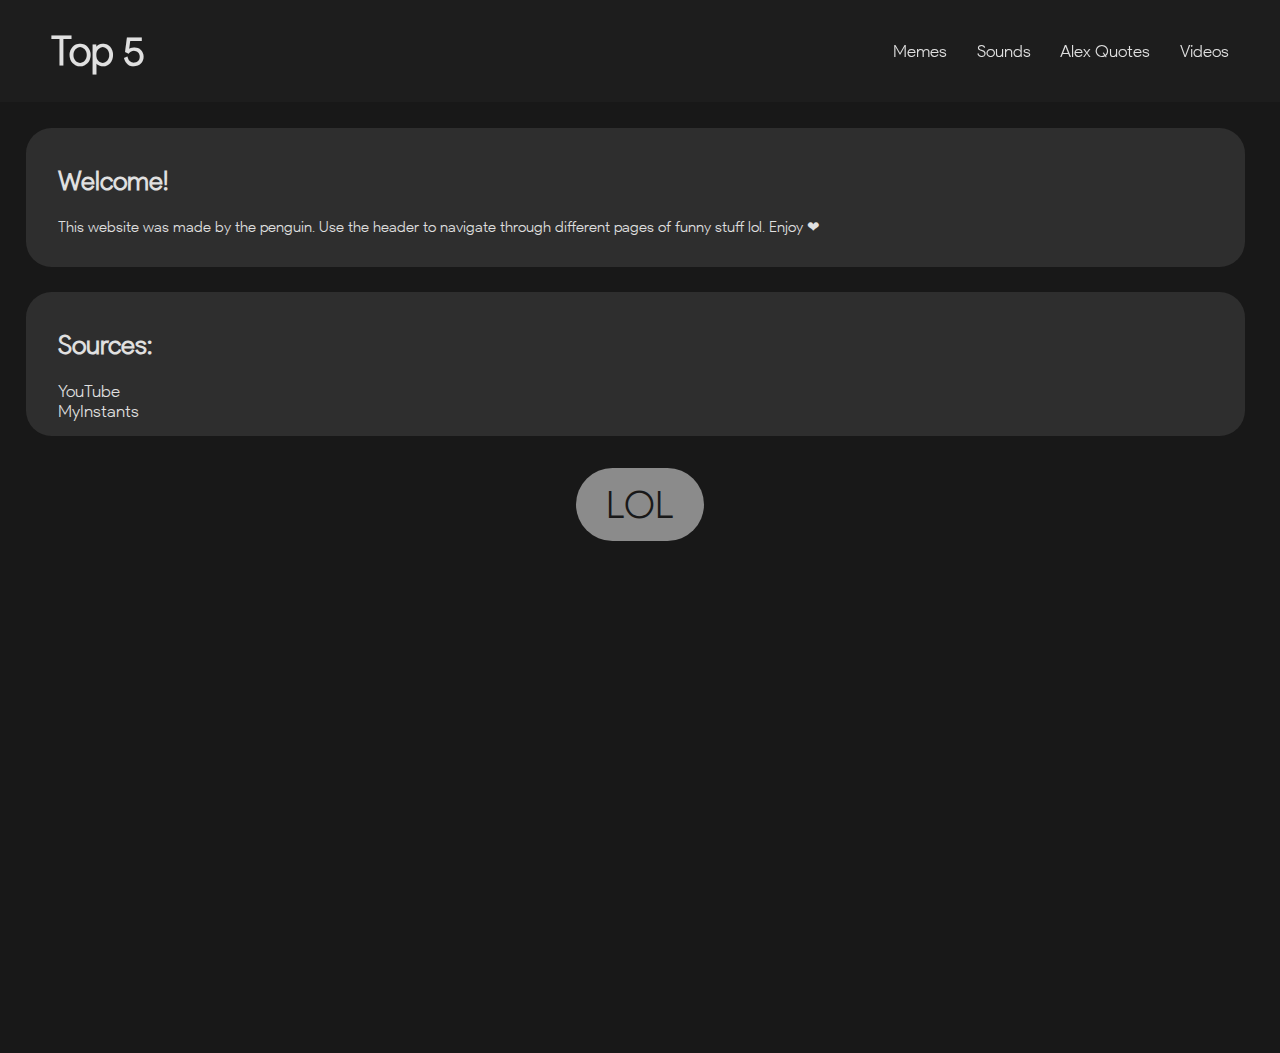
<file: index.html>
<!DOCTYPE html>
<html lang="en">
  <head>
    <meta charset="UTF-8" />
    <meta http-equiv="X-UA-Compatible" content="IE=edge" />
    <meta name="viewport" content="width=device-width, initial-scale=1.0" />
    <title>Top 5</title>
    <link rel="stylesheet" href="./style.css" />
    <link rel="icon" href="./icon.png" />
  </head>

  <body>
    <header>
      <a href="/">
        <h1 class="text">Top 5</h1>
      </a>
      <div>
        <a href="./memes.html" class="headerLink text">Memes</a>
        <a href="./sounds.html" class="headerLink text">Sounds</a>
        <a href="./alex.html" class="headerLink text">Alex Quotes</a>
        <a
          style="margin-right: 4vw"
          href="./videos.html"
          class="headerLink text"
          >Videos</a
        >
      </div>
    </header>
    <div class="justtext box topbox">
      <div class="justtext">
        <h2>Welcome!</h2>
        <p>
          This website was made by the penguin. Use the header to navigate
          through different pages of funny stuff lol. Enjoy ❤
        </p>
      </div>
    </div>
    <div class="justtext box">
      <div class="justtext">
        <h2>Sources:</h2>
        <a href="https://www.youtube.com/">YouTube</a>
        <br />
        <a
          href="https://www.myinstants.com/index/nz/"
          style="margin-bottom: 30vw"
          >MyInstants</a
        >
      </div>
    </div>
    <script>
      function playAudio(url) {
        new Audio(url).play();
      }
    </script>
    <a onclick="playAudio('./rick.mp3')">
      <p class="button">LOL</p>
    </a>
  </body>
</html>
</file>
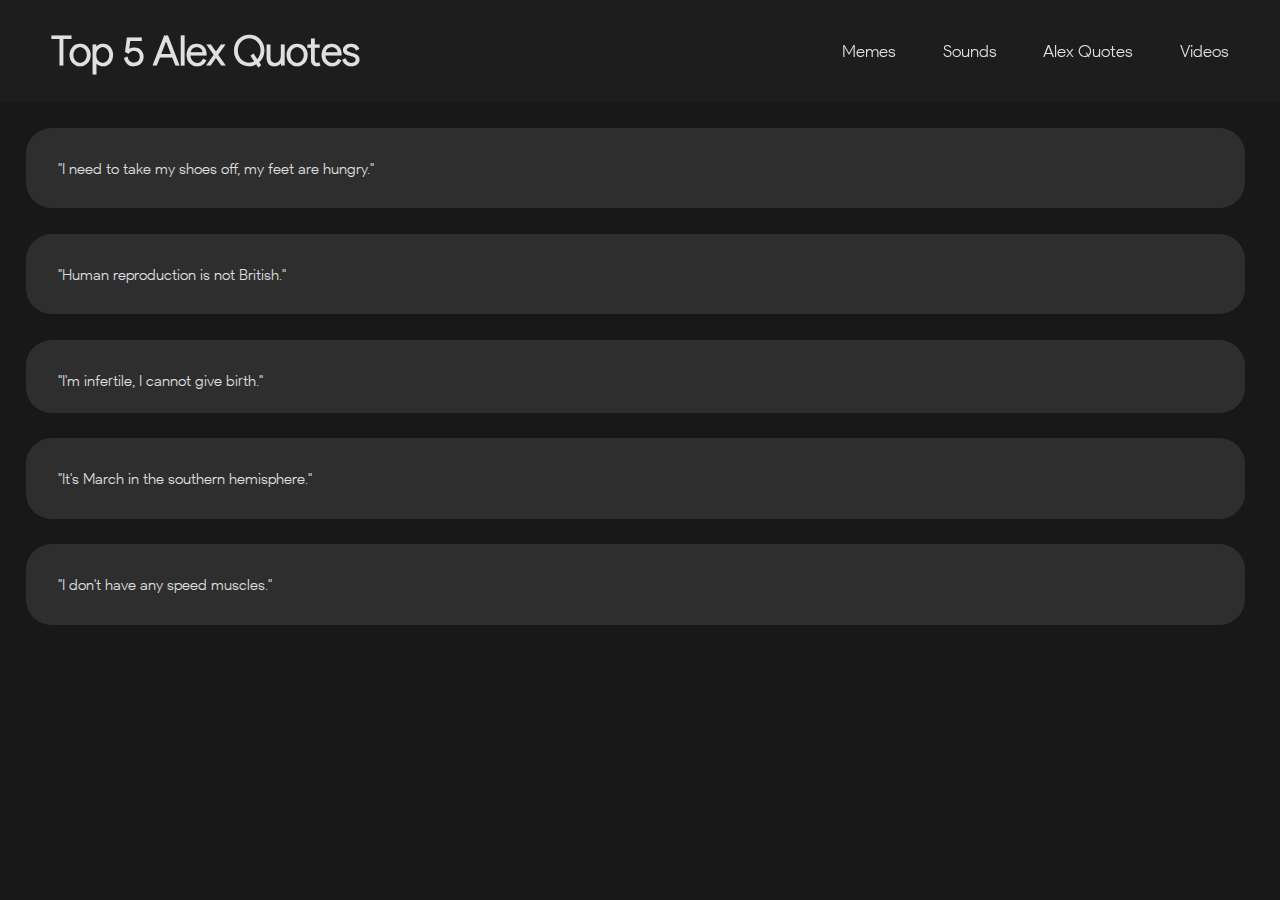
<file: AlexQuotes/index.html>
<!DOCTYPE html>
<html lang="en">

<head>
    <meta charset="UTF-8">
    <meta http-equiv="X-UA-Compatible" content="IE=edge">
    <meta name="viewport" content="width=device-width, initial-scale=1.0">
    <title>Top 5: Alex Quotes</title>
    <link rel="stylesheet" href="../style.css">
    <link rel="icon" href="../icon.png">
</head>

<body>
    <header>
        <a href="#">
            <h1 class="text">Top 5 Alex Quotes</h1>
            <a style='margin-left: 34vw;' href="../Memes/index.html" class="headerLink text">Memes</a>
            <a href="../Sounds/index.html" class="headerLink text">Sounds</a>
            <a href="../AlexQuotes/index.html" class="headerLink text">Alex Quotes</a>
            <a style="margin-right: 4vw;" href="../Videos/index.html" class="headerLink text">Videos</a>
        </a>
    </header>
    <div class="justtext box topbox">
        <div class="justtext">
            <p>"I need to take my shoes off, my feet are hungry."</p>
        </div>
    </div>
    <div class="box justtext">
        <div class="justtext">
            <p>"Human reproduction is not British."</p>
        </div>
    </div>
    <div class="box justtext">
        <div class="">
            <p>"I'm infertile, I cannot give birth."</p>
        </div>
    </div>
    <div class="box justtext">
        <div class="justtext">
            <p>"It's March in the southern hemisphere."</p>
        </div>
    </div>
    <div class="box justtext bottombox">
        <div class="justtext">
            <p>"I don't have any speed muscles."</p>
        </div>
    </div>
</body>

</html>
</file>
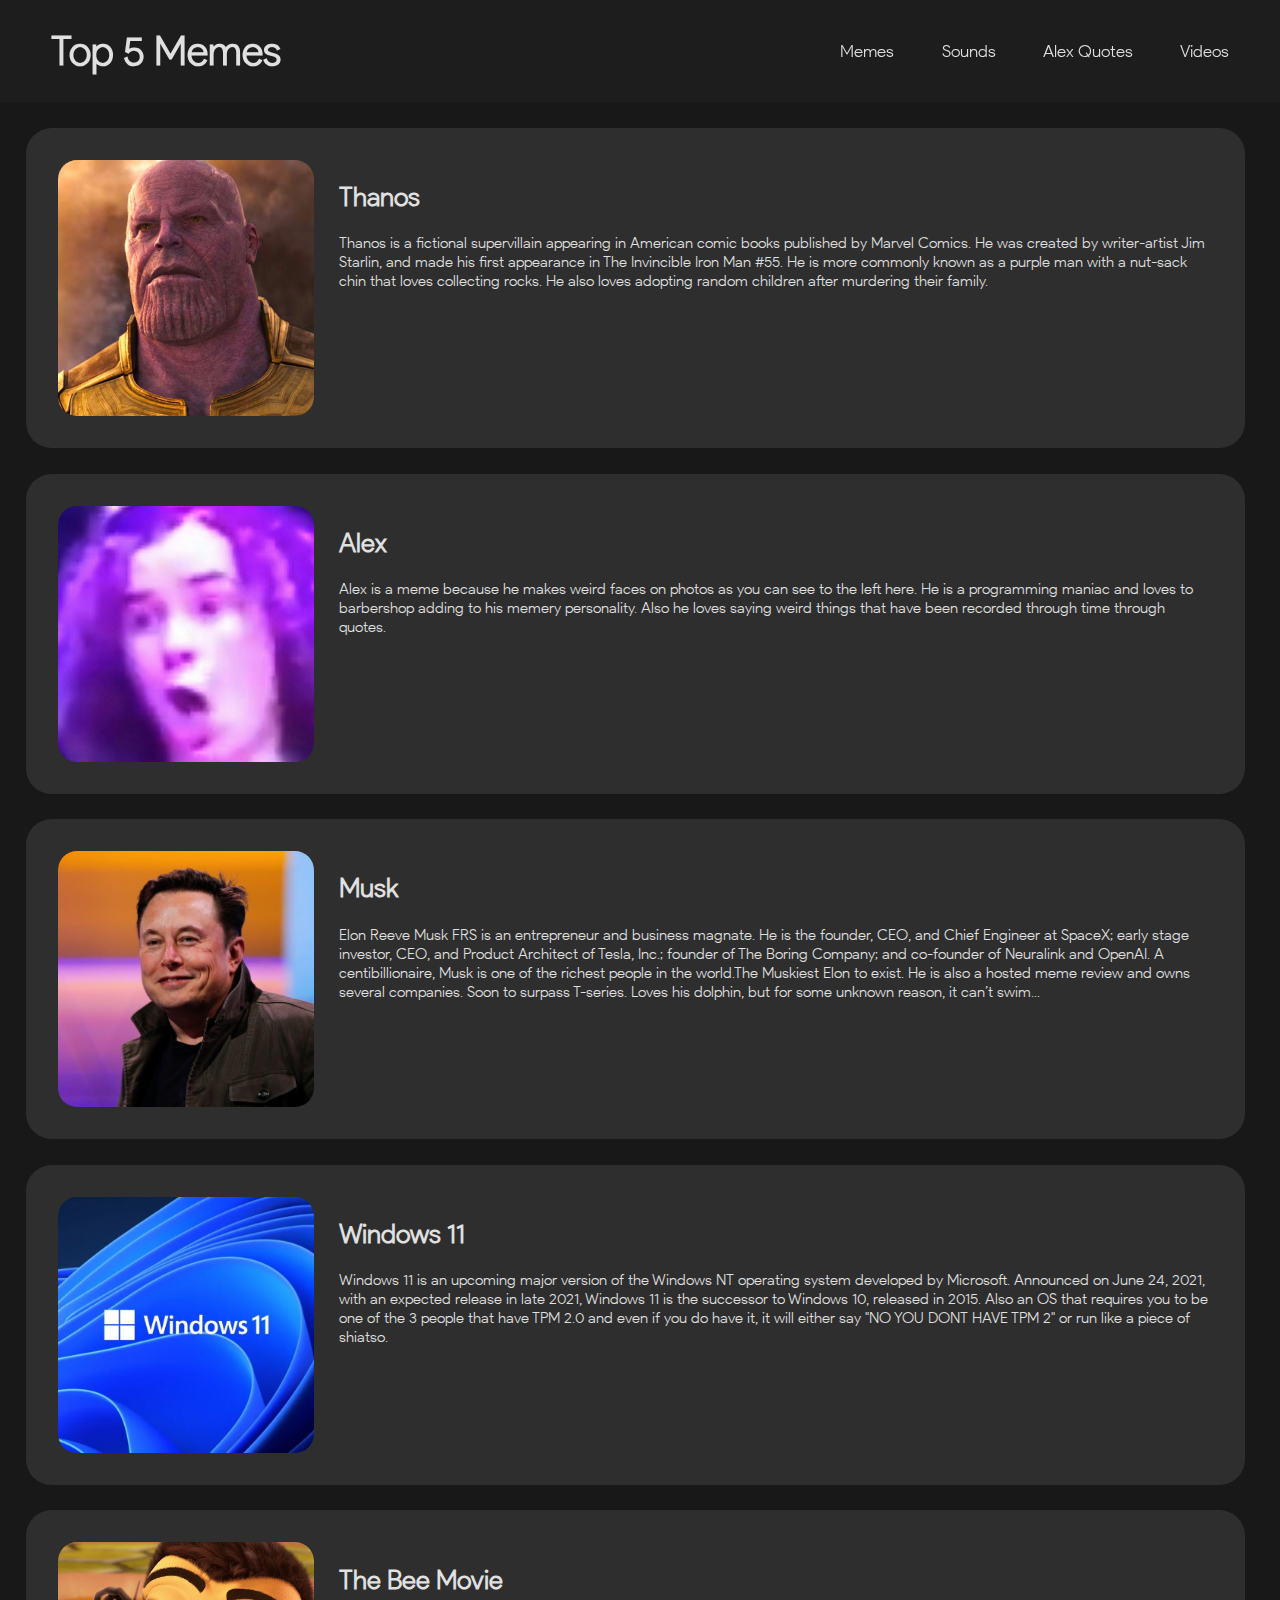
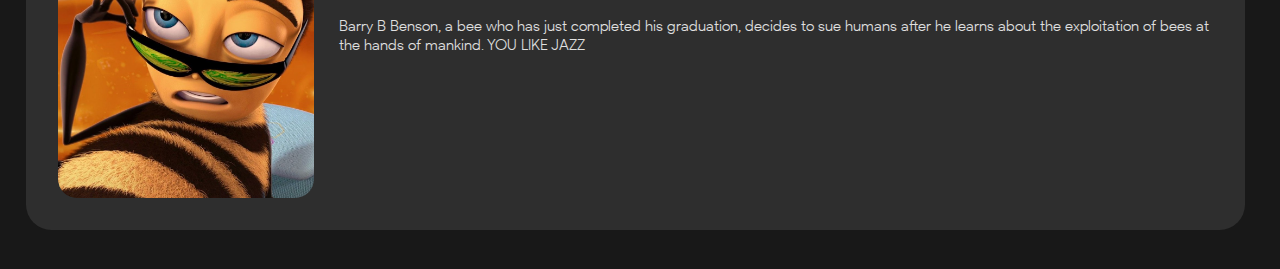
<file: Memes/index.html>
<!DOCTYPE html>
<html lang="en">

<head>
    <meta charset="UTF-8">
    <meta http-equiv="X-UA-Compatible" content="IE=edge">
    <meta name="viewport" content="width=device-width, initial-scale=1.0">
    <title>Top 5: Memes</title>
    <link rel="stylesheet" href="../style.css">
    <link rel="icon" href="../icon.png">
</head>

<body>
    <header>
        <a href="#">
            <h1 class="text">Top 5 Memes</h1>
            <a style='margin-left: 40vw;' href="../Memes/index.html" class="headerLink text">Memes</a>
            <a href="../Sounds/index.html" class="headerLink text">Sounds</a>
            <a href="../AlexQuotes/index.html" class="headerLink text">Alex Quotes</a>
            <a style="margin-right: 4vw;" href="../Videos/index.html" class="headerLink text">Videos</a>
        </a>
    </header>
    <div class="box boximg topbox" id='thanos'>
        <img src="./images/thanos.jpg">
        <div class="boxtext text">
            <h2>Thanos</h2>
            <p>Thanos is a fictional supervillain appearing in American comic books published by Marvel Comics. He was
                created by writer-artist Jim Starlin, and made his first appearance in The Invincible Iron Man #55. He
                is more commonly known as a purple man with a nut-sack chin that loves collecting rocks. He also loves
                adopting random children after murdering their family.
            </p>
        </div>
    </div>
    <div class="box boximg" id='alex'>
        <img src="./images/alex.jpg">
        <div class="boxtext text">
            <h2>Alex</h2>
            <p>Alex is a meme because he makes weird faces on photos as you can see to the left here. He is a
                programming maniac and loves to barbershop adding to his memery personality. Also he loves saying weird
                things that have been recorded through time through quotes.</p>
        </div>
    </div>
    <div class="box boximg" id='musk'>
        <img src="./images/musk.jfif">
        <div class="boxtext text">
            <h2>Musk</h2>
            <p>Elon Reeve Musk FRS is an entrepreneur and business magnate. He is the founder, CEO, and Chief Engineer
                at SpaceX; early stage investor, CEO, and Product Architect of Tesla, Inc.; founder of The Boring
                Company; and co-founder of Neuralink and OpenAI. A centibillionaire, Musk is one of the richest people
                in the world.The Muskiest Elon to exist. He is also a hosted meme review and owns several companies.
                Soon to surpass T-series. Loves his dolphin, but for some unknown reason, it can’t swim...</p>
        </div>
    </div>
    <div class="box boximg" id='win11'>
        <img src="./images/win11.jpg">
        <div class="boxtext text">
            <h2>Windows 11</h2>
            <p>Windows 11 is an upcoming major version of the Windows NT operating system developed by Microsoft.
                Announced on June 24, 2021, with an expected release in late 2021, Windows 11 is the successor to
                Windows 10, released in 2015. Also an OS that requires you to be one of the 3 people that have TPM 2.0 and
                even if you do have it, it will either say "NO YOU DONT HAVE TPM 2" or run like a piece of shiatso.</p>
        </div>
    </div>
    <div class="box boximg bottombox" id='bee'>
        <img src="./images/bee.jpg">
        <div class="boxtext text">
            <h2>The Bee Movie</h2>
            <p>Barry B Benson, a bee who has just completed his graduation, decides to sue humans after he learns about
                the exploitation of bees at the hands of mankind. YOU LIKE JAZZ</p>
        </div>
    </div>
</body>

</html>
</file>
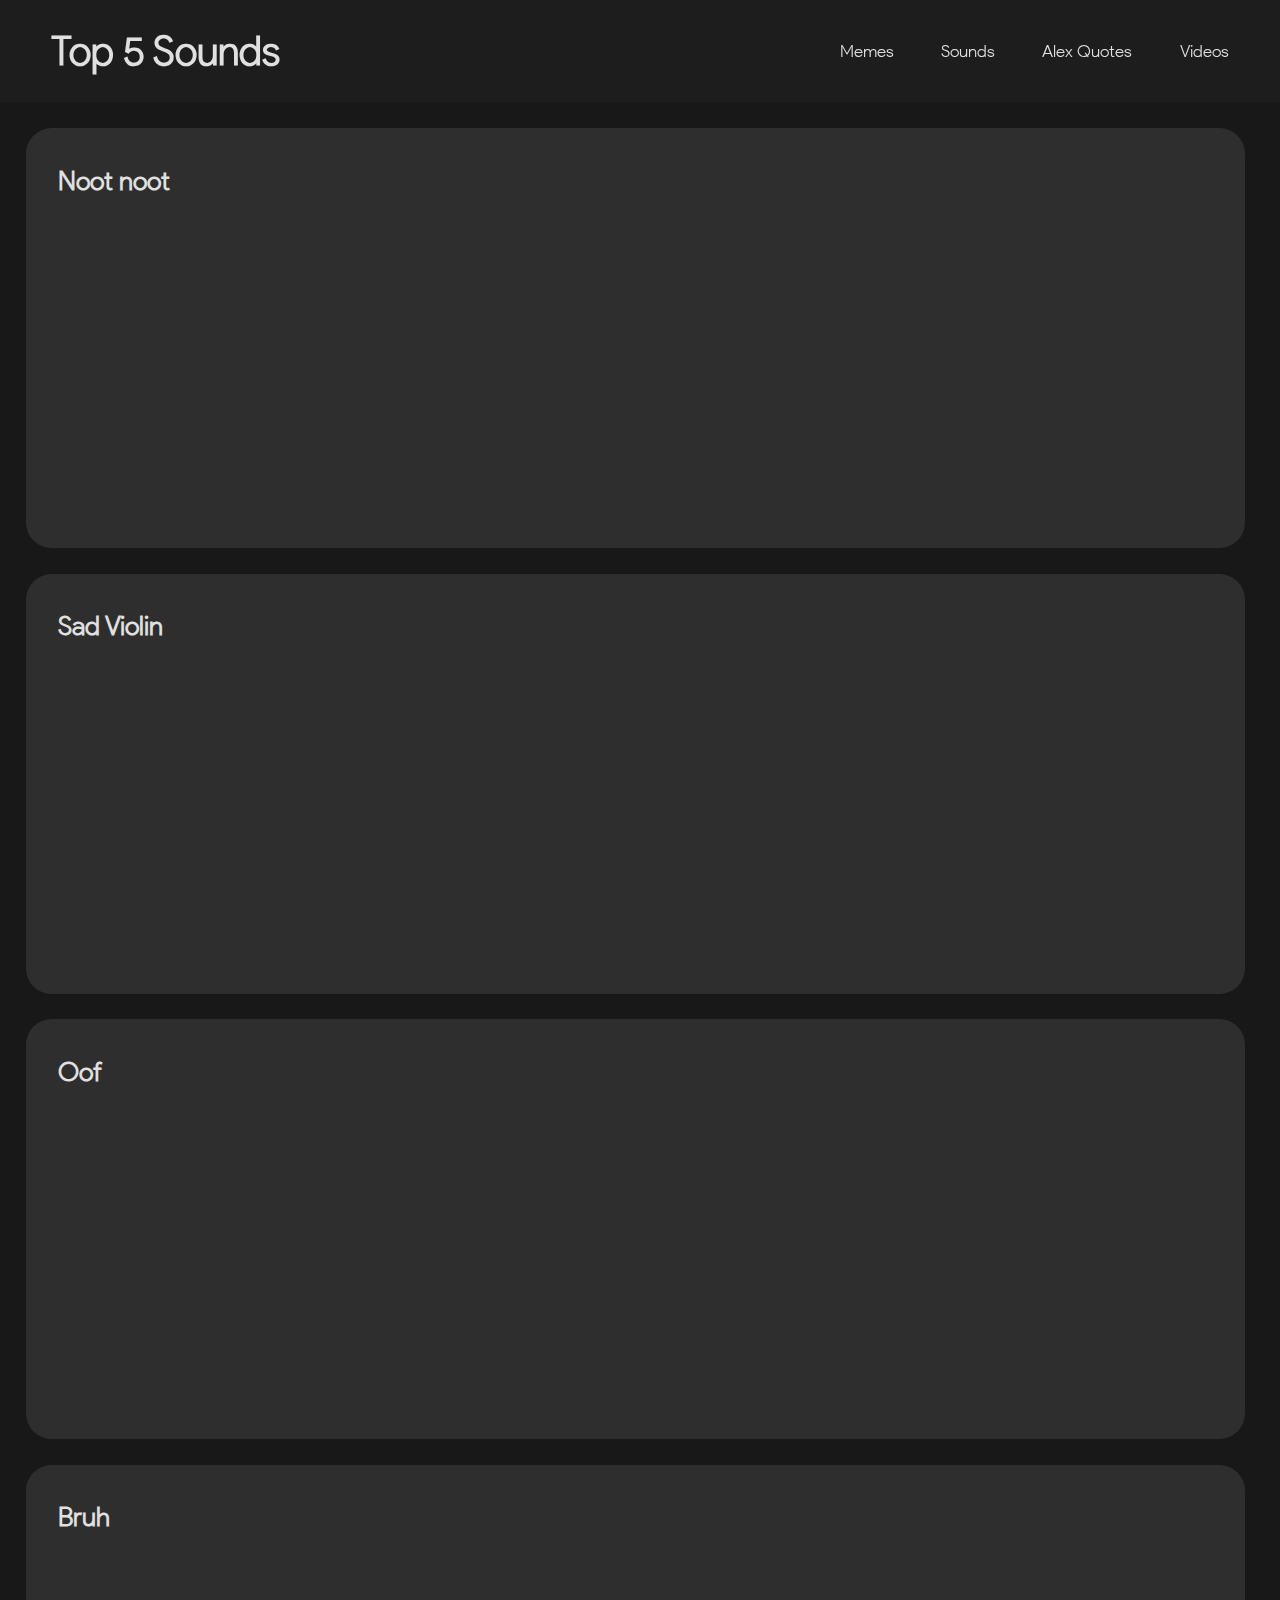
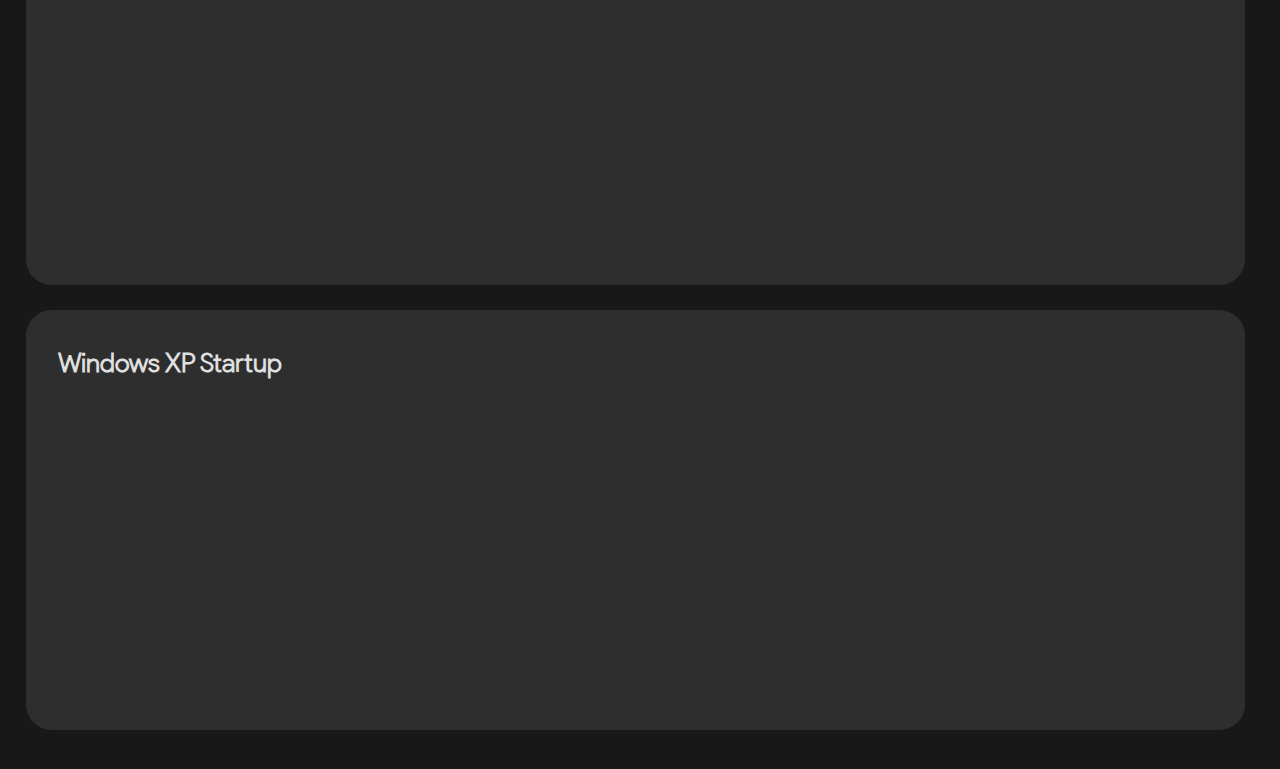
<file: Sounds/index.html>
<!DOCTYPE html>
<html lang="en">

<head>
    <meta charset="UTF-8">
    <meta http-equiv="X-UA-Compatible" content="IE=edge">
    <meta name="viewport" content="width=device-width, initial-scale=1.0">
    <title>Top 5: Memes</title>
    <link rel="stylesheet" href="../style.css">
    <link rel="icon" href="../icon.png">
</head>

<body>
    <header>
        <a href="#">
            <h1 class="text">Top 5 Sounds</h1>
            <a style='margin-left: 40vw;' href="../Memes/index.html" class="headerLink text">Memes</a>
            <a href="../Sounds/index.html" class="headerLink text">Sounds</a>
            <a href="../AlexQuotes/index.html" class="headerLink text">Alex Quotes</a>
            <a style="margin-right: 4vw;" href="../Videos/index.html" class="headerLink text">Videos</a>
        </a>
    </header>
    <div class="box topbox">
        <h2>Noot noot</h2>
        <iframe width="110" height="105" src="https://www.myinstants.com/instant/noot-noot/embed/" frameborder="0"
            scrolling="no"></iframe>
    </div>
    </div>
    <div class="box">
        <div class="boxtext text">
            <h2>Sad Violin</h2>
        </div>
        <iframe width="110" height="105" src="https://www.myinstants.com/instant/sad-violin-the-meme-one/embed/"
            frameborder="0" scrolling="no"></iframe>
    </div>
    <div class="box">
        <div class="boxtext text">
            <h2>Oof</h2>
        </div>
        <iframe width="110" height="105" src="https://www.myinstants.com/instant/roblox-oof/embed/" frameborder="0"
            scrolling="no"></iframe>
    </div>
    <div class="box" id='win11'>
        <div class="boxtext text">
            <h2>Bruh</h2>
        </div>
        <iframe width="110" height="105" src="https://www.myinstants.com/instant/bruh/embed/" frameborder="0"
            scrolling="no"></iframe>
    </div>
    <div class="box bottombox" id='bee'>
        <div class="boxtext text">
            <h2>Windows XP Startup</h2>
        </div>
        <iframe width="110" height="105" src="https://www.myinstants.com/instant/windows-xp-startup-sound-58970/embed/"
            frameborder="0" scrolling="no"></iframe>
    </div>
</body>

</html>
</file>
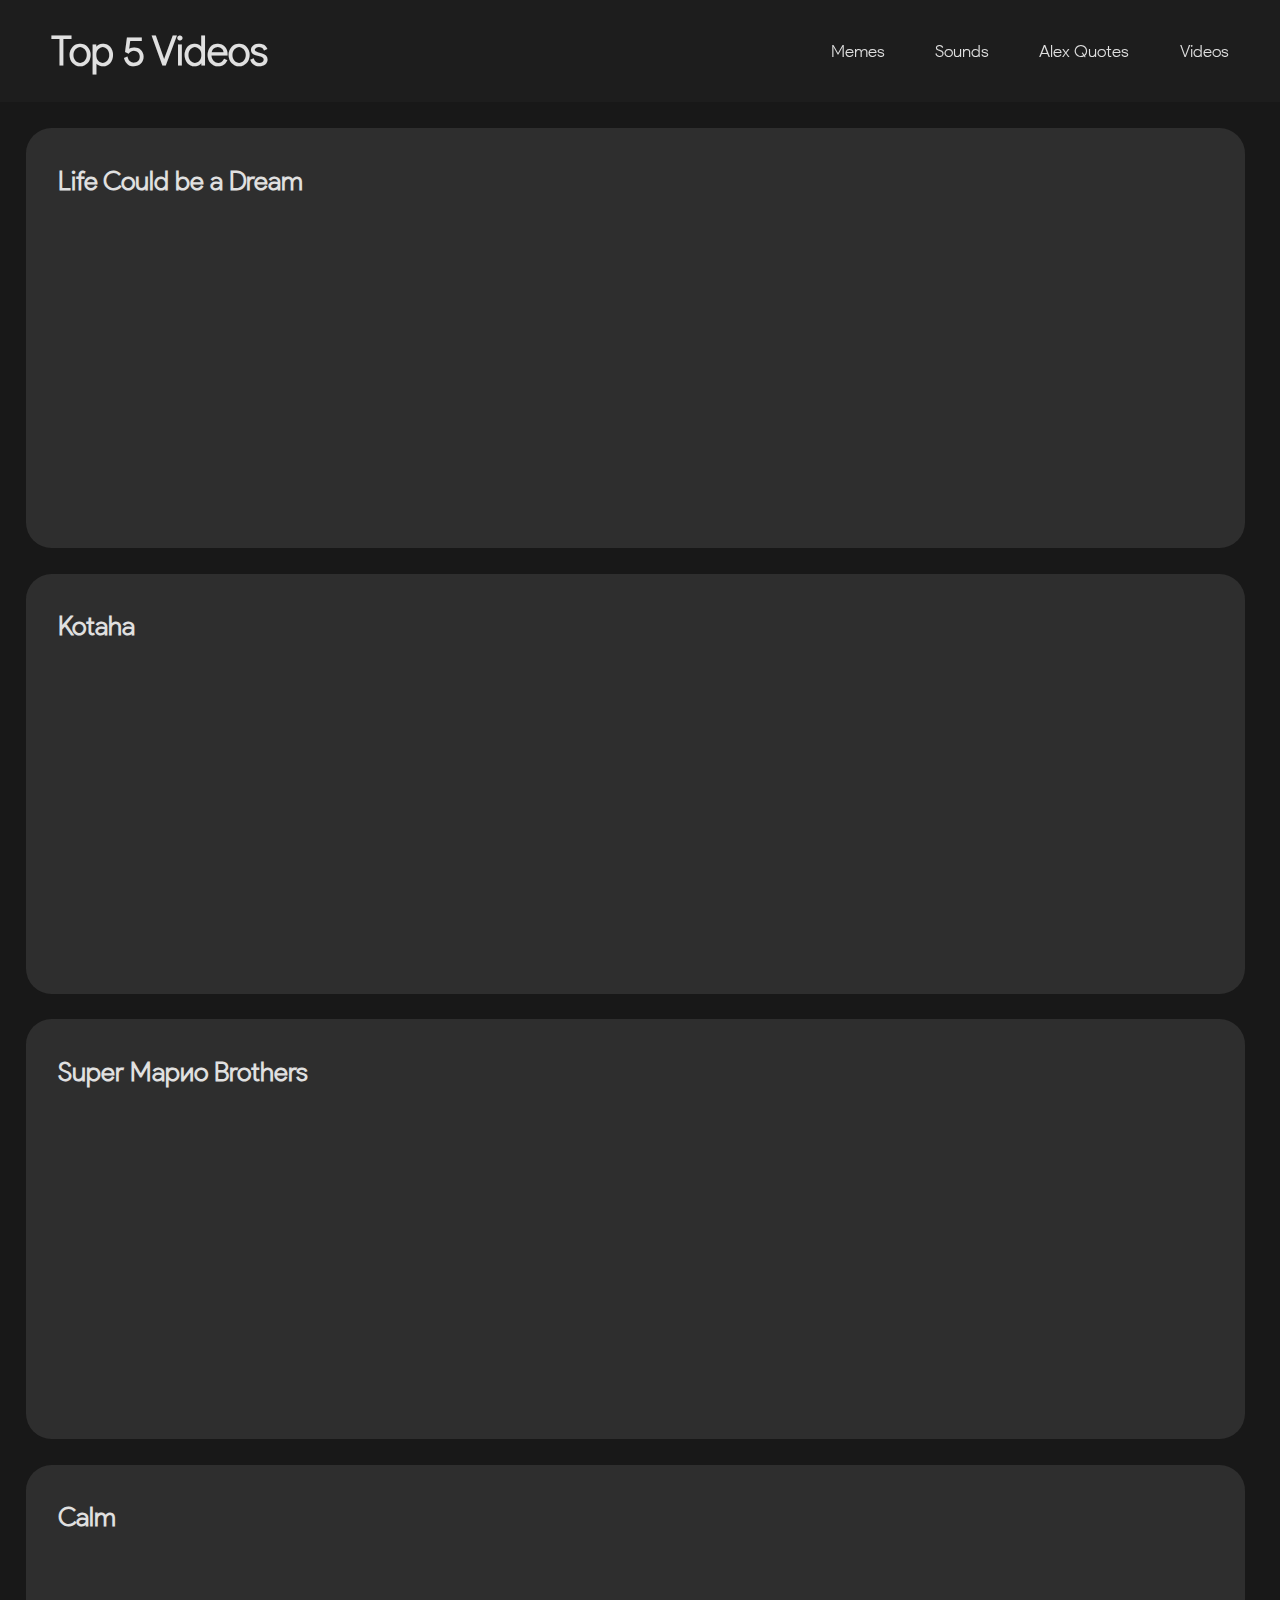
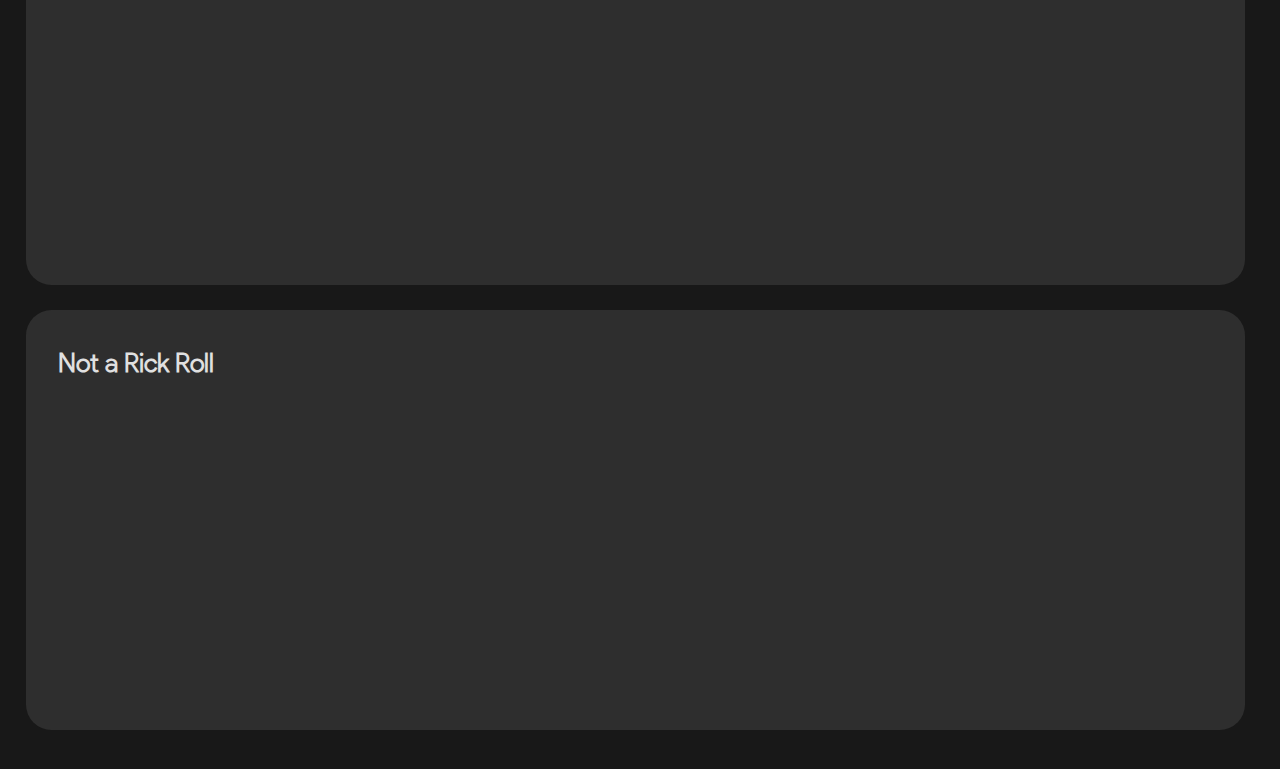
<file: Videos/index.html>
<!DOCTYPE html>
<html lang="en">

<head>
    <meta charset="UTF-8">
    <meta http-equiv="X-UA-Compatible" content="IE=edge">
    <meta name="viewport" content="width=device-width, initial-scale=1.0">
    <title>Top 5: Memes</title>
    <link rel="stylesheet" href="../style.css">
    <link rel="icon" href="../icon.png">
</head>

<body>
    <header>
        <a href="#">
            <h1 class="text">Top 5 Videos</h1>
            <a style='margin-left: 40vw;' href="../Memes/index.html" class="headerLink text">Memes</a>
            <a href="../Sounds/index.html" class="headerLink text">Sounds</a>
            <a href="../AlexQuotes/index.html" class="headerLink text">Alex Quotes</a>
            <a style="margin-right: 4vw;" href="../Videos/index.html" class="headerLink text">Videos</a>
        </a>
    </header>
    <div class="box topbox">
        <div class="boxtext text">
            <h2>Life Could be a Dream</h2>
        </div>
        <iframe width="560" height="315" src="https://www.youtube.com/embed/0wMbuMETEcs" title="YouTube video player"
            frameborder="0"
            allow="accelerometer; autoplay; clipboard-write; encrypted-media; gyroscope; picture-in-picture"
            allowfullscreen></iframe>
    </div>
    <div class="box">
        <div class="boxtext text">
            <h2>Kotaha</h2>
        </div>
        <iframe width="560" height="315" src="https://www.youtube.com/embed/mDi2-WKykhQ" title="YouTube video player"
            frameborder="0"
            allow="accelerometer; autoplay; clipboard-write; encrypted-media; gyroscope; picture-in-picture"
            allowfullscreen></iframe>
    </div>
    <div class="box">
        <div class="boxtext text">
            <h2>Super Марио Brothers</h2>
        </div>
        <iframe width="560" height="315" src="https://www.youtube.com/embed/yr_Rpk9HR1g" title="YouTube video player"
            frameborder="0"
            allow="accelerometer; autoplay; clipboard-write; encrypted-media; gyroscope; picture-in-picture"
            allowfullscreen></iframe>
    </div>
    <div class="box">
        <div class="boxtext text">
            <h2>Calm</h2>
        </div>
        <iframe width="560" height="315" src="https://www.youtube.com/embed/IdoD2147Fik" title="YouTube video player"
            frameborder="0"
            allow="accelerometer; autoplay; clipboard-write; encrypted-media; gyroscope; picture-in-picture"
            allowfullscreen></iframe>
    </div>
    <div class="box bottombox">
        <div class="boxtext text">
            <h2>Not a Rick Roll</h2>
        </div>
        <iframe width="560" height="315" src="https://www.youtube.com/embed/HPk-VhRjNI8" title="YouTube video player"
            frameborder="0"
            allow="accelerometer; autoplay; clipboard-write; encrypted-media; gyroscope; picture-in-picture"
            allowfullscreen></iframe>
    </div>
</body>

</html>
</file>
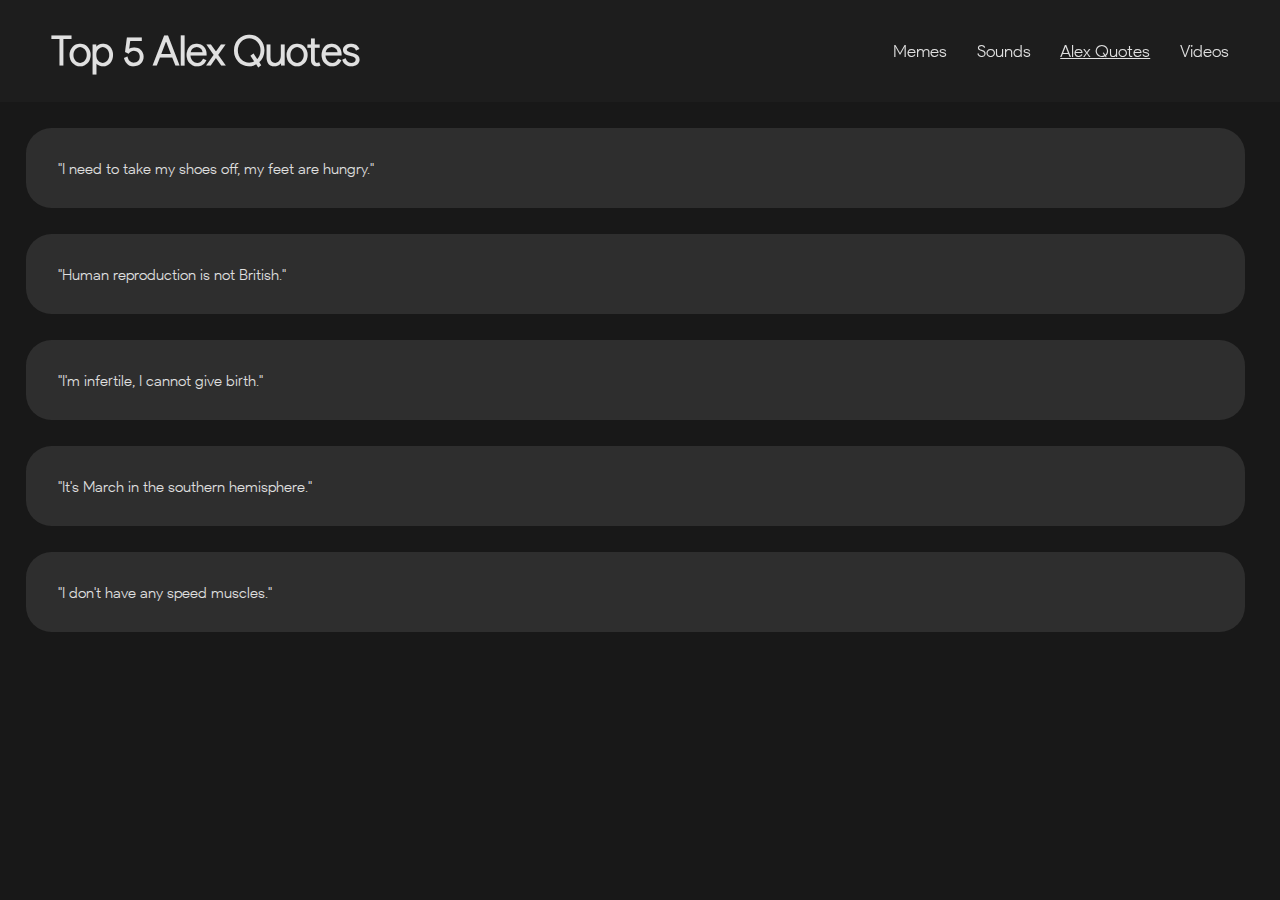
<file: alex.html>
<!DOCTYPE html>
<html lang="en">
  <head>
    <meta charset="UTF-8" />
    <meta http-equiv="X-UA-Compatible" content="IE=edge" />
    <meta name="viewport" content="width=device-width, initial-scale=1.0" />
    <title>Top 5: Alex Quotes</title>
    <link rel="stylesheet" href="/style.css" />
    <link rel="icon" href="./icon.png" />
  </head>

  <body>
    <header>
      <a href="/">
        <h1 class="text">Top 5 Alex Quotes</h1>
      </a>
      <div class="navmenu">
        <a href="./memes.html" class="headerLink text">Memes</a>
        <a href="./sounds.html" class="headerLink text">Sounds</a>
        <a href="./alex.html" class="headerLink text selected">Alex Quotes</a>
        <a
          style="margin-right: 4vw"
          href="./videos.html"
          class="headerLink text"
          >Videos</a
        >
      </div>
    </header>
    <div class="justtext box topbox">
      <div class="justtext">
        <p>"I need to take my shoes off, my feet are hungry."</p>
      </div>
    </div>
    <div class="box justtext">
      <div class="justtext">
        <p>"Human reproduction is not British."</p>
      </div>
    </div>
    <div class="box justtext">
      <div class="justtext">
        <p>"I'm infertile, I cannot give birth."</p>
      </div>
    </div>
    <div class="box justtext">
      <div class="justtext">
        <p>"It's March in the southern hemisphere."</p>
      </div>
    </div>
    <div class="box justtext bottombox">
      <div class="justtext">
        <p>"I don't have any speed muscles."</p>
      </div>
    </div>
  </body>
</html>
</file>
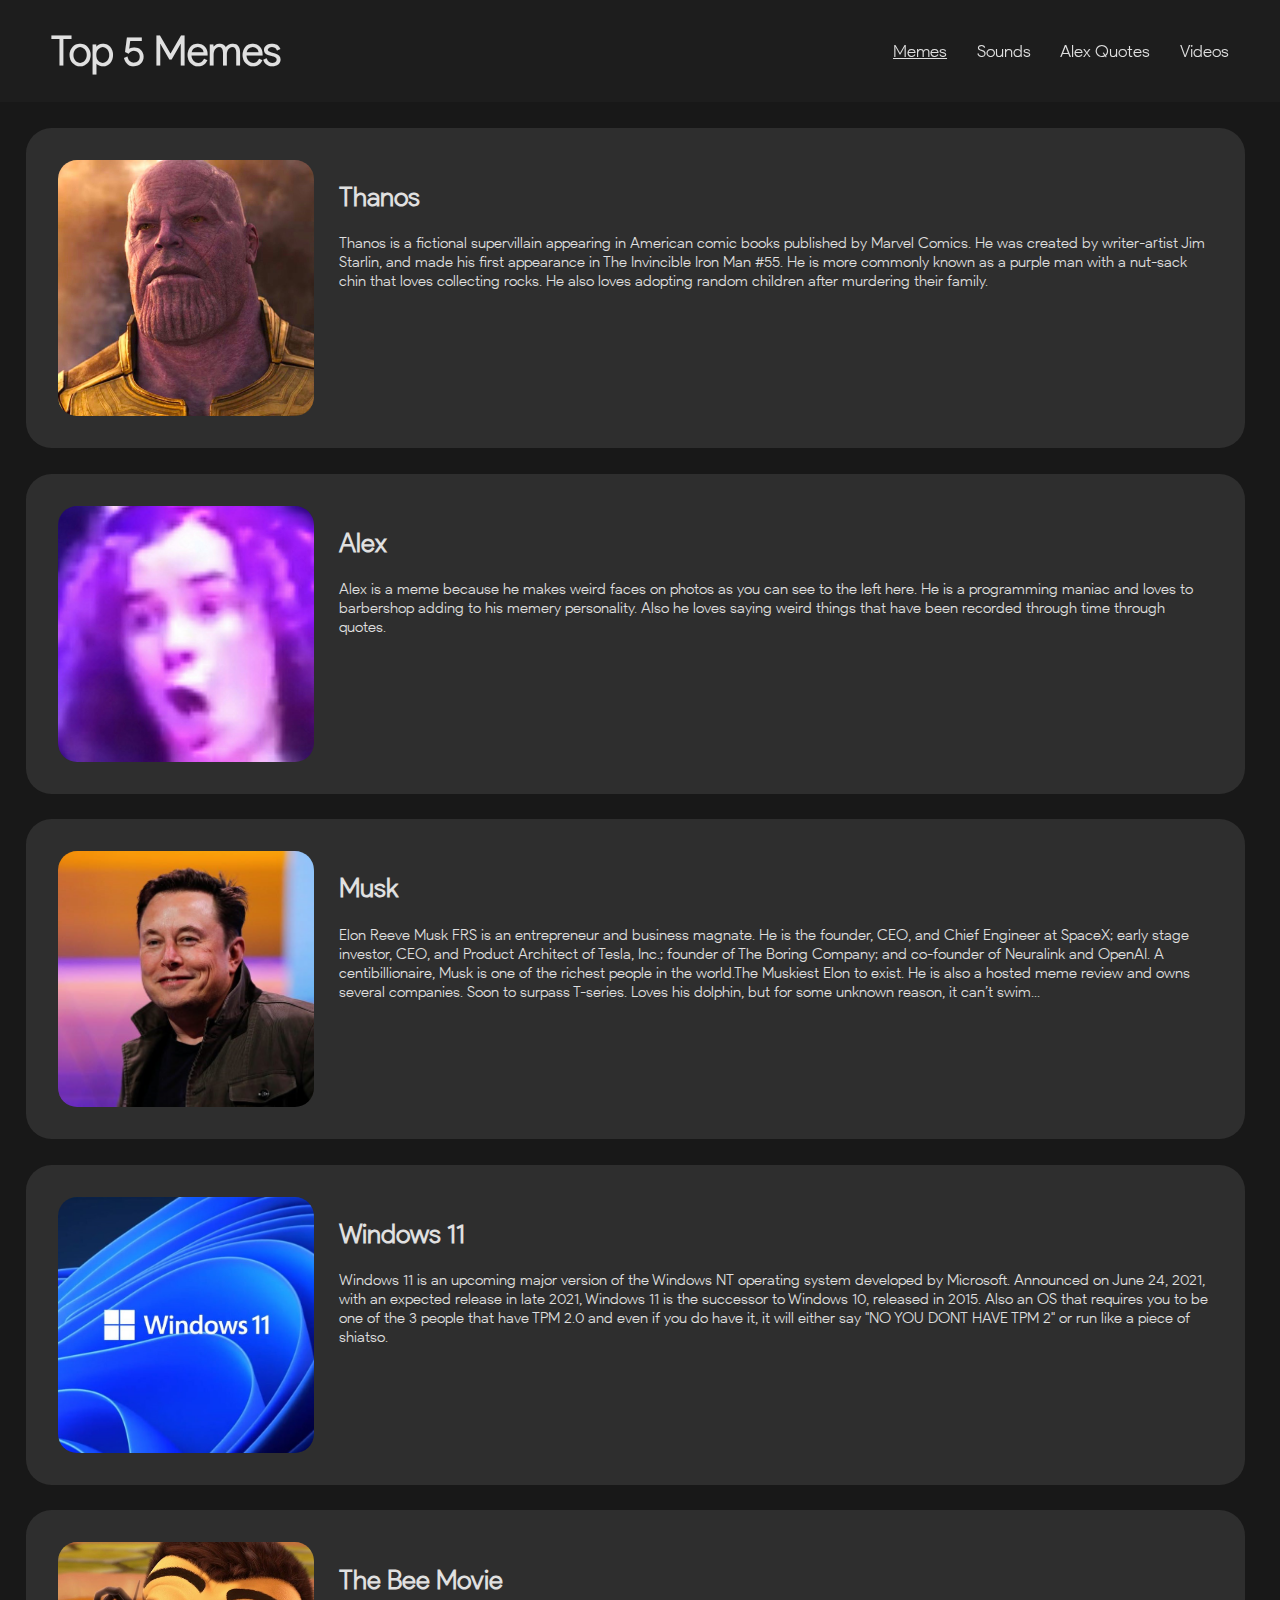
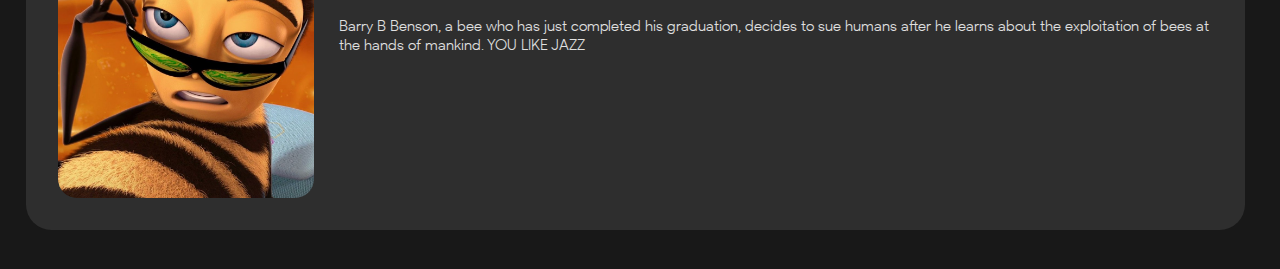
<file: memes.html>
<!DOCTYPE html>
<html lang="en">
  <head>
    <meta charset="UTF-8" />
    <meta http-equiv="X-UA-Compatible" content="IE=edge" />
    <meta name="viewport" content="width=device-width, initial-scale=1.0" />
    <title>Top 5: Memes</title>
    <link rel="stylesheet" href="/style.css" />
    <link rel="icon" href="./icon.png" />
  </head>

  <body>
    <header>
      <a href="/">
        <h1 class="text">Top 5 Memes</h1>
      </a>
      <div>
        <a href="./memes.html" class="headerLink text selected">Memes</a>
        <a href="./sounds.html" class="headerLink text">Sounds</a>
        <a href="./alex.html" class="headerLink text">Alex Quotes</a>
        <a
          style="margin-right: 4vw"
          href="./videos.html"
          class="headerLink text"
          >Videos</a
        >
      </div>
    </header>
    <div class="box boximg topbox">
      <img src="./images/thanos.jpg" />
      <div class="boxtext text">
        <h2>Thanos</h2>
        <p>
          Thanos is a fictional supervillain appearing in American comic books
          published by Marvel Comics. He was created by writer-artist Jim
          Starlin, and made his first appearance in The Invincible Iron Man #55.
          He is more commonly known as a purple man with a nut-sack chin that
          loves collecting rocks. He also loves adopting random children after
          murdering their family.
        </p>
      </div>
    </div>
    <div class="box boximg" id="alex">
      <img src="./images/alex.jpg" />
      <div class="boxtext text">
        <h2>Alex</h2>
        <p>
          Alex is a meme because he makes weird faces on photos as you can see
          to the left here. He is a programming maniac and loves to barbershop
          adding to his memery personality. Also he loves saying weird things
          that have been recorded through time through quotes.
        </p>
      </div>
    </div>
    <div class="box boximg" id="musk">
      <img src="./images/musk.jfif" />
      <div class="boxtext text">
        <h2>Musk</h2>
        <p>
          Elon Reeve Musk FRS is an entrepreneur and business magnate. He is the
          founder, CEO, and Chief Engineer at SpaceX; early stage investor, CEO,
          and Product Architect of Tesla, Inc.; founder of The Boring Company;
          and co-founder of Neuralink and OpenAI. A centibillionaire, Musk is
          one of the richest people in the world.The Muskiest Elon to exist. He
          is also a hosted meme review and owns several companies. Soon to
          surpass T-series. Loves his dolphin, but for some unknown reason, it
          can’t swim...
        </p>
      </div>
    </div>
    <div class="box boximg" id="win11">
      <img src="./images/win11.jpg" />
      <div class="boxtext text">
        <h2>Windows 11</h2>
        <p>
          Windows 11 is an upcoming major version of the Windows NT operating
          system developed by Microsoft. Announced on June 24, 2021, with an
          expected release in late 2021, Windows 11 is the successor to Windows
          10, released in 2015. Also an OS that requires you to be one of the 3
          people that have TPM 2.0 and even if you do have it, it will either
          say "NO YOU DONT HAVE TPM 2" or run like a piece of shiatso.
        </p>
      </div>
    </div>
    <div class="box boximg bottombox" id="bee">
      <img src="./images/bee.jpg" />
      <div class="boxtext text">
        <h2>The Bee Movie</h2>
        <p>
          Barry B Benson, a bee who has just completed his graduation, decides
          to sue humans after he learns about the exploitation of bees at the
          hands of mankind. YOU LIKE JAZZ
        </p>
      </div>
    </div>
  </body>
</html>
</file>
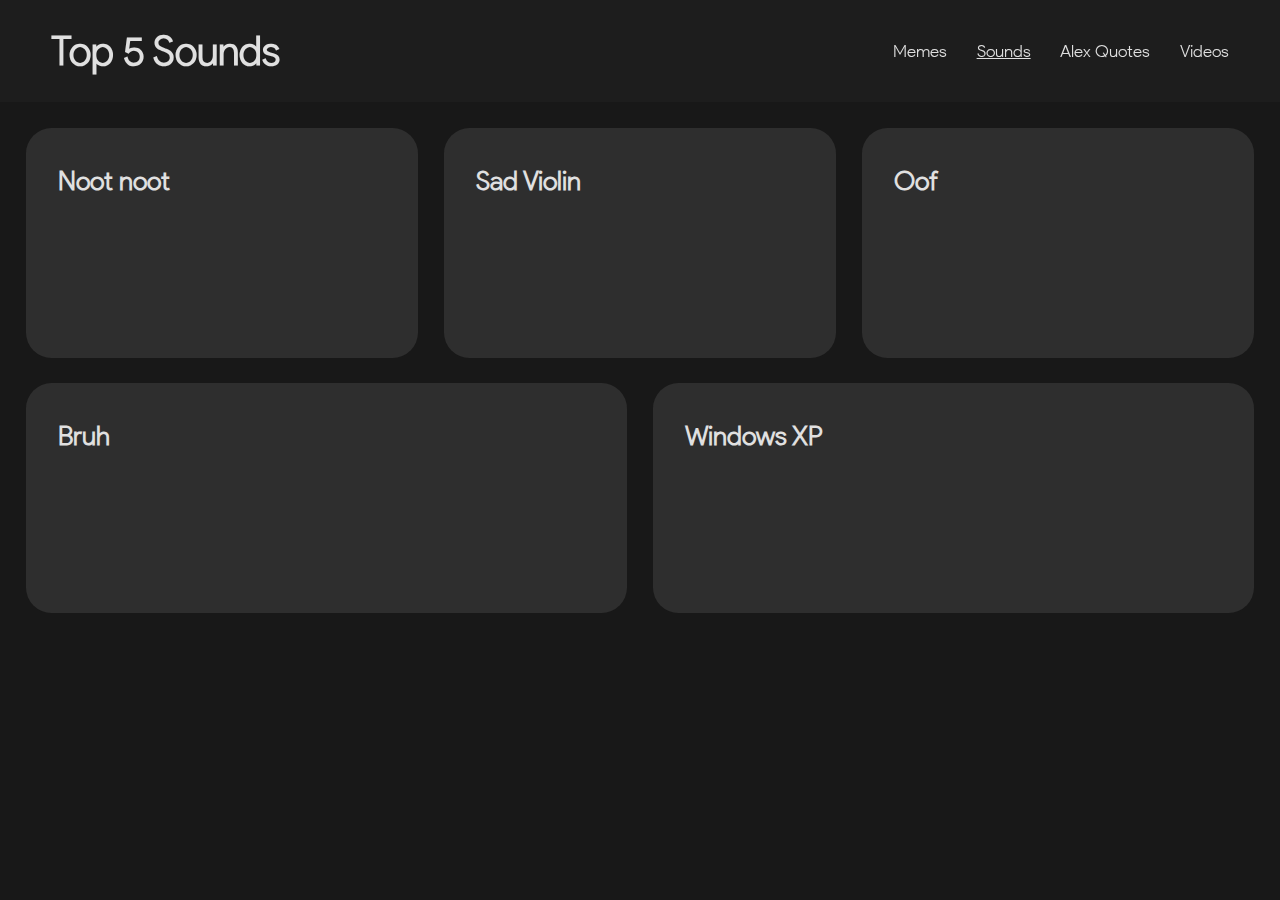
<file: sounds.html>
<!DOCTYPE html>
<html lang="en">
  <head>
    <meta charset="UTF-8" />
    <meta http-equiv="X-UA-Compatible" content="IE=edge" />
    <meta name="viewport" content="width=device-width, initial-scale=1.0" />
    <title>Top 5: Memes</title>
    <link rel="stylesheet" href="/style.css" />
    <link rel="icon" href="./icon.png" />
  </head>

  <body>
    <header>
      <a href="/">
        <h1 class="text">Top 5 Sounds</h1>
      </a>
      <div>
        <a href="./memes.html" class="headerLink text">Memes</a>
        <a href="./sounds.html" class="headerLink text selected">Sounds</a>
        <a href="./alex.html" class="headerLink text">Alex Quotes</a>
        <a
          style="margin-right: 4vw"
          href="./videos.html"
          class="headerLink text"
          >Videos</a
        >
      </div>
    </header>
    <div class="cont">
      <div class="box topbox leftbox">
        <h2>Noot noot</h2>
        <iframe
          class="soundbutton"
          width="110"
          height="105"
          src="https://www.myinstants.com/instant/noot-noot/embed/"
          frameborder="0"
          scrolling="no"
        ></iframe>
      </div>
      <div class="box nottop leftbox">
        <div class="boxtext text">
          <h2>Sad Violin</h2>
        </div>
        <iframe
          class="soundbutton"
          width="110"
          height="105"
          src="https://www.myinstants.com/instant/sad-violin-the-meme-one/embed/"
          frameborder="0"
          scrolling="no"
        ></iframe>
      </div>
      <div class="box nottop rightbox">
        <div class="boxtext text">
          <h2>Oof</h2>
        </div>
        <iframe
          class="soundbutton"
          width="110"
          height="105"
          src="https://www.myinstants.com/instant/roblox-oof/embed/"
          frameborder="0"
          scrolling="no"
        ></iframe>
      </div>
    </div>
    <div class="cont">
      <div class="box leftbox">
        <div class="boxtext text">
          <h2>Bruh</h2>
        </div>
        <iframe
          class="soundbutton"
          width="110"
          height="105"
          src="https://www.myinstants.com/instant/bruh/embed/"
          frameborder="0"
          scrolling="no"
        ></iframe>
      </div>
      <div class="box bottombox rightbox">
        <div class="boxtext text">
          <h2>Windows XP</h2>
        </div>
        <iframe
          class="soundbutton"
          width="110"
          height="105"
          src="https://www.myinstants.com/instant/windows-xp-startup-sound-58970/embed/"
          frameborder="0"
          scrolling="no"
        ></iframe>
      </div>
    </div>
  </body>
</html>
</file>
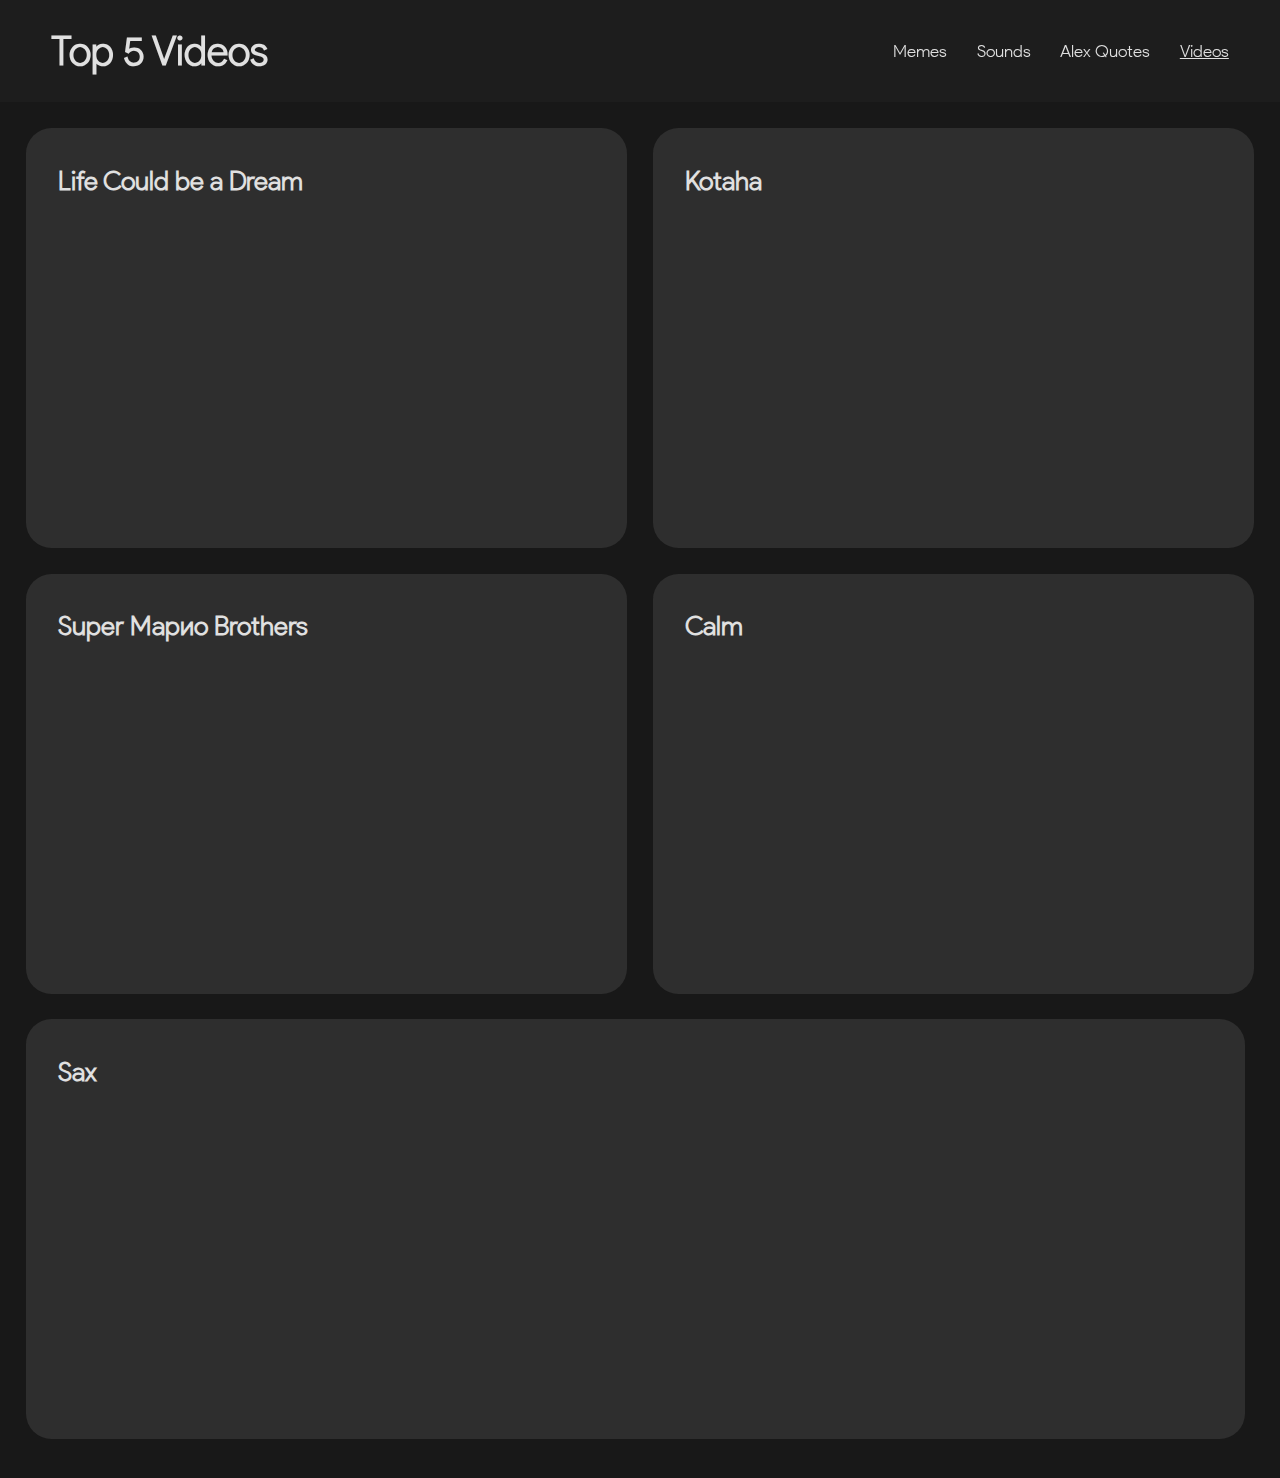
<file: videos.html>
<!DOCTYPE html>
<html lang="en">
  <head>
    <meta charset="UTF-8" />
    <meta http-equiv="X-UA-Compatible" content="IE=edge" />
    <meta name="viewport" content="width=device-width, initial-scale=1.0" />
    <title>Top 5: Memes</title>
    <link rel="stylesheet" href="/style.css" />
    <link rel="icon" href="./icon.png" />
  </head>

  <body>
    <header>
      <a href="/">
        <h1 class="text">Top 5 Videos</h1>
      </a>
      <div>
        <a href="./memes.html" class="headerLink text">Memes</a>
        <a href="./sounds.html" class="headerLink text">Sounds</a>
        <a href="./alex.html" class="headerLink text">Alex Quotes</a>
        <a
          style="margin-right: 4vw"
          href="./videos.html"
          class="headerLink text selected"
          >Videos</a
        >
      </div>
    </header>
    <div class="cont">
      <div class="box topbox leftbox">
        <div class="boxtext text">
          <h2>Life Could be a Dream</h2>
        </div>
        <iframe
          width="560"
          height="315"
          src="https://www.youtube.com/embed/0wMbuMETEcs"
          title="YouTube video player"
          frameborder="0"
          allow="accelerometer; autoplay; clipboard-write; encrypted-media; gyroscope; picture-in-picture"
          allowfullscreen
        ></iframe>
      </div>
      <div class="box nottop rightbox">
        <div class="boxtext text">
          <h2>Kotaha</h2>
        </div>
        <iframe
          width="560"
          height="315"
          src="https://www.youtube.com/embed/mDi2-WKykhQ"
          title="YouTube video player"
          frameborder="0"
          allow="accelerometer; autoplay; clipboard-write; encrypted-media; gyroscope; picture-in-picture"
          allowfullscreen
        ></iframe>
      </div>
    </div>
    <div class="cont">
      <div class="box leftbox">
        <div class="boxtext text">
          <h2>Super Марио Brothers</h2>
        </div>
        <iframe
          width="560"
          height="315"
          src="https://www.youtube.com/embed/yr_Rpk9HR1g"
          title="YouTube video player"
          frameborder="0"
          allow="accelerometer; autoplay; clipboard-write; encrypted-media; gyroscope; picture-in-picture"
          allowfullscreen
        ></iframe>
      </div>
      <div class="box rightbox">
        <div class="boxtext text">
          <h2>Calm</h2>
        </div>
        <iframe
          width="560"
          height="315"
          src="https://www.youtube.com/embed/IdoD2147Fik"
          title="YouTube video player"
          frameborder="0"
          allow="accelerometer; autoplay; clipboard-write; encrypted-media; gyroscope; picture-in-picture"
          allowfullscreen
        ></iframe>
      </div>
    </div>
    <div class="cont">
      <div class="box bottombox">
        <div class="boxtext text">
          <h2>Sax</h2>
        </div>
        <iframe
          width="560"
          height="315"
          src="https://www.youtube.com/embed/Rk1MYMPDx3s"
          title="YouTube video player"
          frameborder="0"
          allow="accelerometer; autoplay; clipboard-write; encrypted-media; gyroscope; picture-in-picture"
          allowfullscreen
        ></iframe>
      </div>
    </div>
  </body>
</html>
</file>
<file: style.css>
@font-face {
    font-family: 'Product';
    src: url(./ProductSans-Light.ttf);
}

::-webkit-scrollbar {
    width: 0.8vw;
}
/* Track */
::-webkit-scrollbar-track {
    background: #181818;
}
/* Handle */
::-webkit-scrollbar-thumb {
    background: #aaaaaa;
    border-radius: 10px;
}
/* Handle on hover */
::-webkit-scrollbar-thumb:hover {
    background: #4d4d4d;
}

header {
    background-color: #202020bb;
    text-align: center;
    color: rgb(224, 224, 224);
    position: fixed;
    width: 100%;
    height: 19vw;
    top: 0;
    backdrop-filter: blur(6px);
    align-items: center;
    padding: 0;
    animation: header 2s ease-in-out 0s 1 normal forwards;
}

a {
    color: inherit;
    text-decoration: none;
    font-size: 3vw;
    margin-top: 0;
    cursor: pointer;
}

a:hover {
    color: rgb(83, 83, 83);
}

html {
    scroll-behavior: smooth;
}

h1 {
    margin: 0;
    font-size: 7vw;
    padding: 2vw;
    padding-left: 0;
}

body {
    margin: 0;
    font-family: 'Product';
    background-color: #181818;
}

.box {
    width: auto;
    margin: 3vw 2vw 0 2vw;
    background-color: #2e2e2e;
    border-radius: 5vw;
    padding: 4vw;
    padding-top: 1.2vw;
    animation: boxin 1s ease-in-out 0s 1 normal forwards;
}

@keyframes boxin {
    from {top: 100vw;}
    to {top: 0;}
}

.boximg {
    padding: 2.5vw;
}

iframe {
    color: black;
    border-radius: 4vw;
    border: none;
    width: 88vw;
    max-height: 49.5vw;
}

.soundbutton {
    width: 110px;
}

.boxtext {
    margin-left: 1vw;
}

.topbox {
    margin-top: 22vw;
}

.bottombox {
    margin-bottom: 3vw;
}

.justtext {
    padding-bottom: 0.6vw;
}

img {
    width: 100%;
    height: 40vw;
    border-radius: 3.5vw;
    margin-right: 2vw;
    object-fit: cover;
}

h1, h2, h3, h4, p, a {
    color: rgb(224, 224, 224);
}

.selected {
    text-decoration: underline;
}

.headerLink {
    margin-left: 2vw;
}

h2 {
    font-size: 4vw;
}

p {
    font-size: 3vw;
}

.button {
    margin: 2.5vw auto 40vw auto;
    align-items: center;
    width: 8vw;
    color: #181818;
    background-color: #8b8b8b;
    padding: 1vw;
    text-align: center;
    font-size: 3vw;
    border-radius: 100px;
}

.button:hover {
    background-color: #3b3b3b;
}

@media (min-width: 770px) {
    ::-webkit-scrollbar {
        width: 0.8vw;
    }
    /* Track */
    ::-webkit-scrollbar-track {
        background: #181818;
    }
    /* Handle */
    ::-webkit-scrollbar-thumb {
        background: #aaaaaa;
        border-radius: 10px;
    }
    /* Handle on hover */
    ::-webkit-scrollbar-thumb:hover {
        background: #4d4d4d;
    }
    header {
        background-color: #202020bb;
        text-align: left;
        color: rgb(224, 224, 224);
        position: fixed;
        width: 100%;
        height: 8vw;
        top: 0;
        backdrop-filter: blur(6px);
        display: flex;
        justify-content: space-between;
        align-items: center;
    }
    a {
        color: inherit;
        text-decoration: none;
        font-size: 1.3vw;
    }
    .selected {
        text-decoration: underline;
    }
    html {
        scroll-behavior: smooth;
    }
    h1 {
        margin: 0;
        font-size: 3.1vw;
        padding: 2vw;
        padding-left: 4vw;
    }
    body {
        margin: 0;
        font-family: 'Product';
        background-color: #181818;
    }
    .box {
        width: 90.3vw;
        height: fit-content;
        margin: 2vw 2vw 0 2vw;
        background-color: #2e2e2e;
        border-radius: 2vw;
        padding: 2.5vw;
        padding-top: 1.2vw;
    }
    .boximg {
        display: flex;
        justify-content: space-between;
        padding: 2.5vw;
    }
    iframe {
        border-radius: 2vw;
        width: 41vw;
        height: 23.0625vw;
        max-height: 24.75vw;
    }
    .soundbutton {
        width: 110px;
        height: 105px;
    }
    .boxtext {
        margin-left: 0;
    }
    .topbox {
        margin-top: 10vw;
    }
    .bottombox {
        margin-bottom: 3vw;
    }
    .justtext {
        padding-bottom: 0.6vw;
    }
    img {
        object-fit: cover;
        width: 20vw;
        height: 20vw;
        border-radius: 1.5vw;
        margin-right: 2vw;
    }
    h1, h2, h3, h4, p, a {
        color: rgb(224, 224, 224);
    }
    .headerLink {
        margin-left: 2vw;
    }
    h2 {
        font-size: 2vw;
    }
    p {
        font-size: 1.2vw;
    }
    .cont {
        display: flex;
        margin: 0;
    }
    .nottop {
        margin-top: 10vw;
    }
    .leftbox {
        margin-right: 0vw;
    }
    .rightbox {
        margin-left: 2vw;
    }
    .leftbox, .rightbox {
        width: 43vw;
    }
}
</file>
